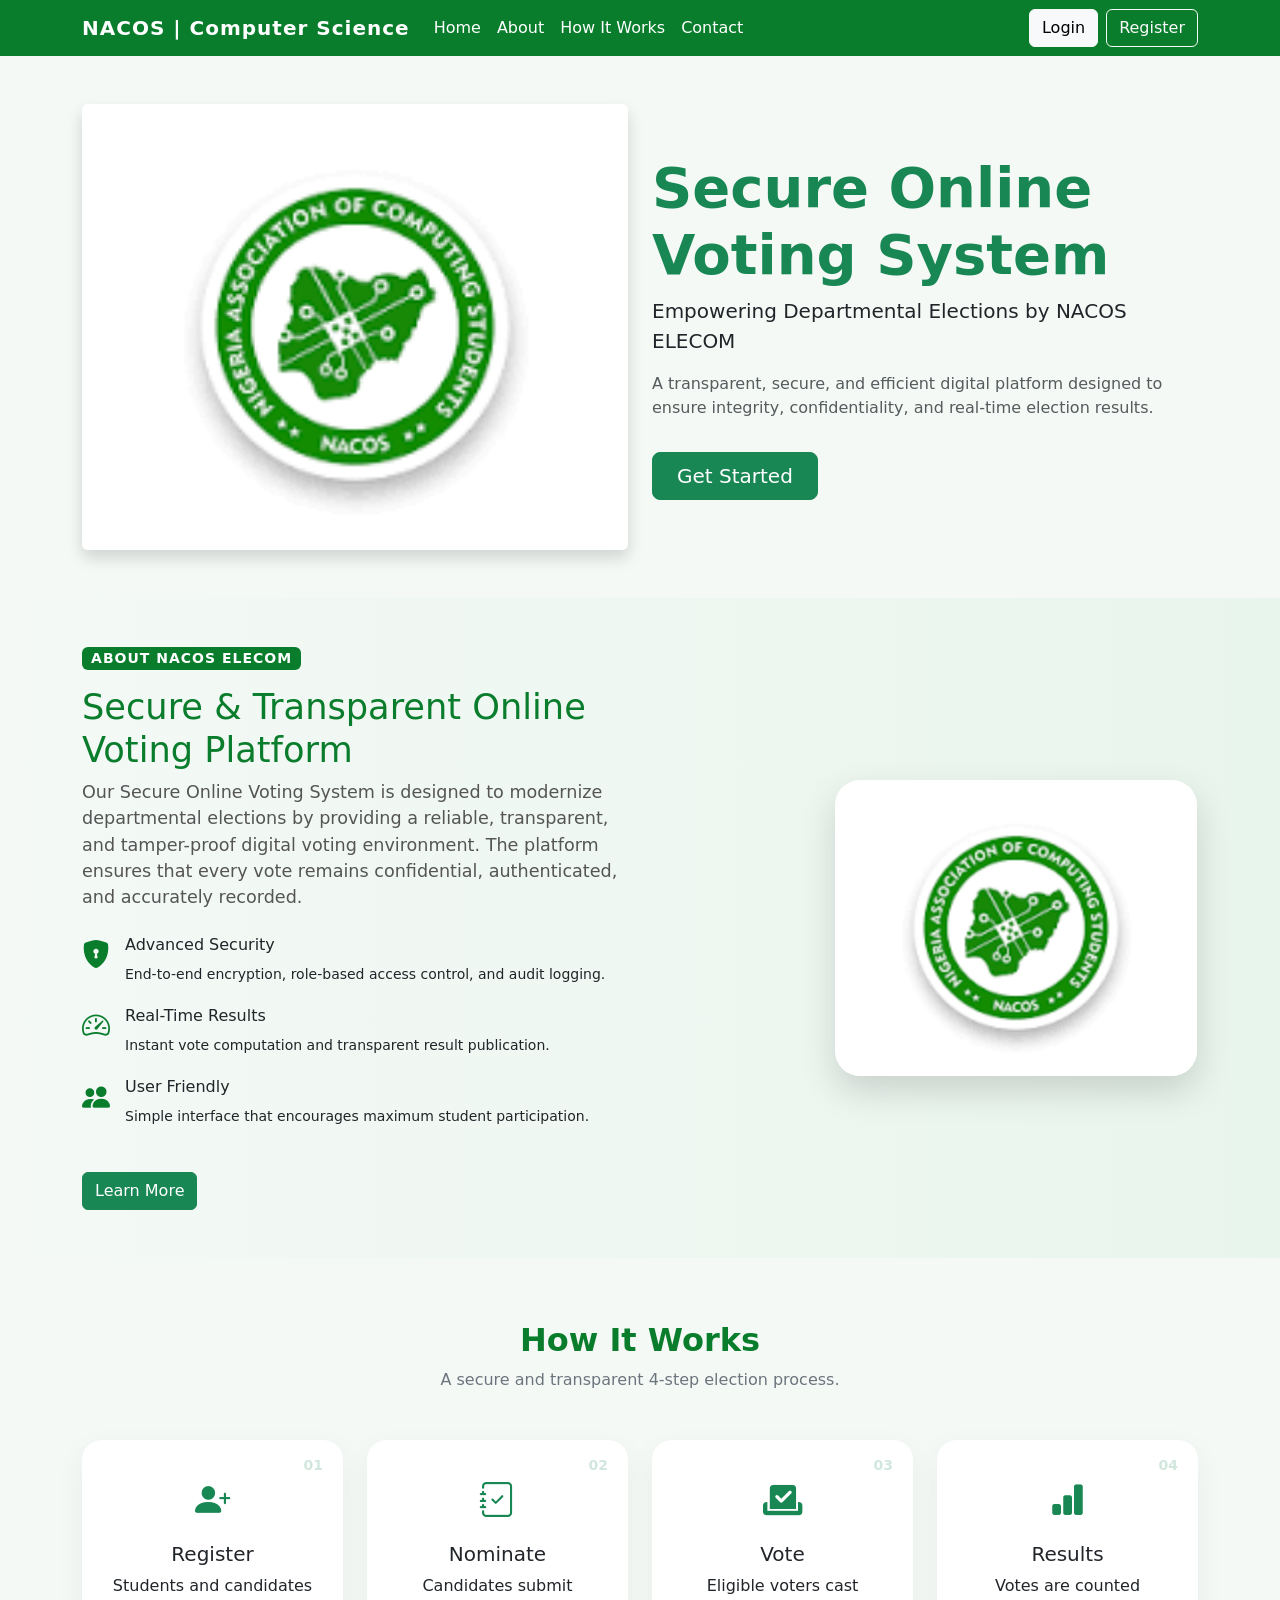
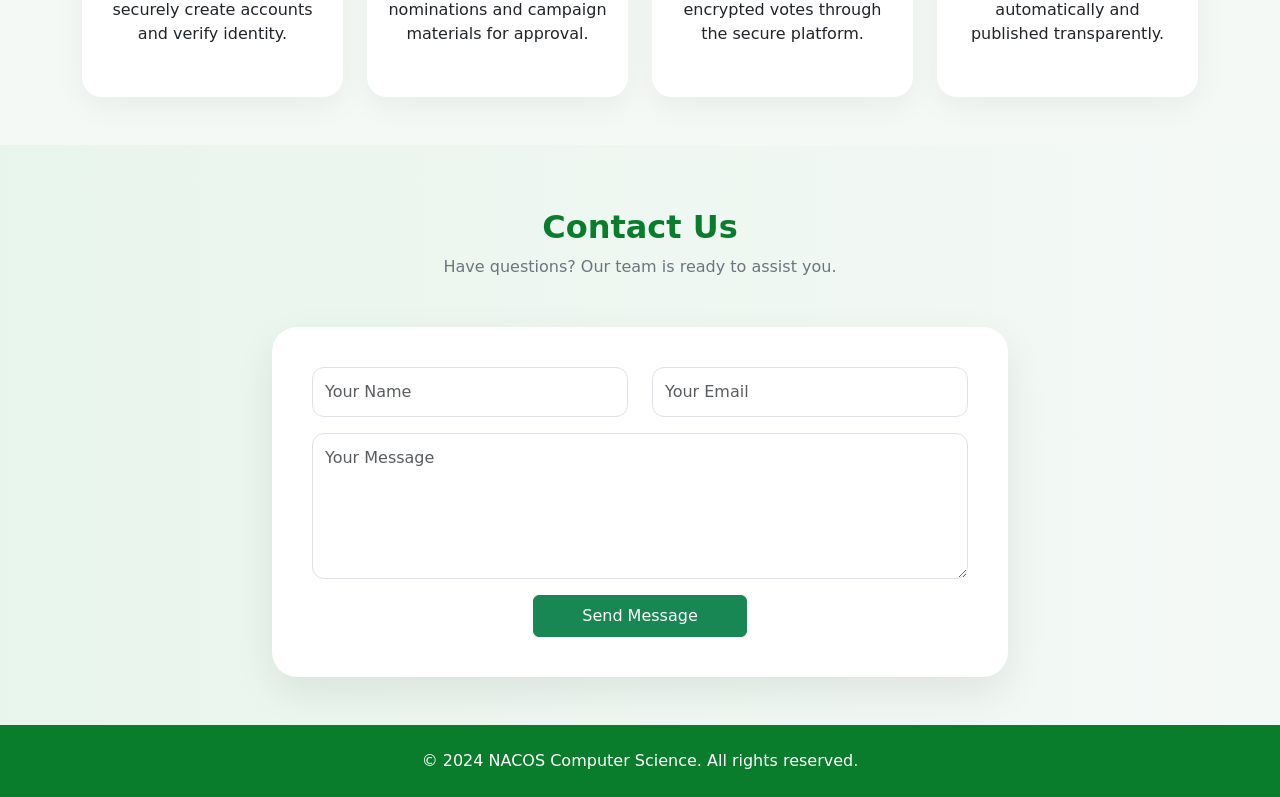
<file: index.html>
<!DOCTYPE html>
<html lang="en">

<head>
    <meta charset="UTF-8">
    <title>Secure Online Voting System</title>
    <meta name="viewport" content="width=device-width, initial-scale=1">

    <!-- Bootstrap 5 CDN -->
    <link href="https://cdn.jsdelivr.net/npm/bootstrap@5.3.2/dist/css/bootstrap.min.css" rel="stylesheet">
    <!-- Custom CSS -->
    <link rel="stylesheet" href="css/styles.css">
    <!-- Bootstrap Icons -->
    <link rel="stylesheet" href="https://cdn.jsdelivr.net/npm/bootstrap-icons@1.11.3/font/bootstrap-icons.css">
    <link rel="stylesheet" href="https://cdnjs.cloudflare.com/ajax/libs/font-awesome/6.5.1/css/all.min.css">
</head>

<body>

    <!-- NAVIGATION BAR -->
    <nav class="navbar navbar-expand-lg navbar-custom navbar-dark sticky-top">
        <div class="container">

            <!-- Logo -->
            <a class="navbar-brand logo-text" href="#">
                NACOS | Computer Science
            </a>

            <!-- Mobile Toggle Button -->
            <button class="navbar-toggler" type="button" data-bs-toggle="collapse" data-bs-target="#navbarNav">
                <span class="navbar-toggler-icon"></span>
            </button>

            <!-- Navbar Links -->
            <div class="collapse navbar-collapse" id="navbarNav">

                <!-- Left Side Links -->
                <ul class="navbar-nav me-auto">
                    <li class="nav-item">
                        <a class="nav-link active" href="#home">Home</a>
                    </li>

                    <li class="nav-item">
                        <a class="nav-link" href="#about">About</a>
                    </li>

                    <li class="nav-item">
                        <a class="nav-link" href="#how">How It Works</a>
                    </li>
                    <li class="nav-item">
                        <a class="nav-link" href="#contact">Contact</a>
                    </li>
                </ul>

                <!-- Right Side Buttons -->
                <div class="d-flex">
                    <a href="login.html" class="btn btn-light me-2">Login</a>
                    <a href="sign_up.html" class="btn btn-outline-light">Register</a>
                </div>

            </div>
        </div>
    </nav>
    <!-- HERO SECTION -->
    <section class="hero-section py-5" style="background-color: #f4f9f6;">
        <div class="container">
            <div class="row align-items-center">

                <!-- LEFT SIDE: IMAGE CAROUSEL -->
                <div class="col-md-6 mb-4 mb-md-0">
                    <div id="heroCarousel" class="carousel slide" data-bs-ride="carousel">
                        <div class="carousel-inner rounded shadow">

                            <!-- Image 1 -->
                            <div class="carousel-item active">
                                <img src="./image/nacos1.png" class="d-block w-100" alt="Secure Voting">
                            </div>

                            <!-- Image 2 -->
                            <div class="carousel-item">
                                <img src="./image/aau.jpg" class="d-block w-100" alt="Online Election">
                            </div>

                        </div>

                        <!-- Carousel Controls -->
                        <button class="carousel-control-prev" type="button" data-bs-target="#heroCarousel"
                            data-bs-slide="prev">
                            <span class="carousel-control-prev-icon"></span>
                        </button>

                        <button class="carousel-control-next" type="button" data-bs-target="#heroCarousel"
                            data-bs-slide="next">
                            <span class="carousel-control-next-icon"></span>
                        </button>
                    </div>
                </div>

                <!-- RIGHT SIDE: TEXT CONTENT -->
                <div class="col-md-6 text-center text-md-start">
                    <h1 class="display-4 fw-bold text-success">
                        Secure Online Voting System
                    </h1>
                    <p class="lead">
                        Empowering Departmental Elections by
                        <strong>NACOS ELECOM</strong>
                    </p>

                    <p class="text-muted">
                        A transparent, secure, and efficient digital platform designed
                        to ensure integrity, confidentiality, and real-time election results.
                    </p>

                    <a href="#" class="btn btn-success btn-lg mt-3 px-4">
                        Get Started
                    </a>
                </div>

            </div>
        </div>

    </section>

    <!-- ABOUT SECTION -->
    <section class="about-section py-5" id="about">
        <div class="container">
            <div class="row align-items-center">

                <!-- LEFT SIDE -->
                <div class="col-lg-6 mb-4 mb-lg-0">

                    <span class="badge about-badge mb-3">
                        ABOUT NACOS ELECOM
                    </span>

                    <h2 class="about-title">
                        Secure & Transparent Online Voting Platform
                    </h2>

                    <p class="about-text">
                        Our Secure Online Voting System is designed to modernize departmental elections
                        by providing a reliable, transparent, and tamper-proof digital voting environment.
                        The platform ensures that every vote remains confidential, authenticated, and accurately
                        recorded.
                    </p>

                    <!-- FEATURES -->
                    <div class="mt-4">

                        <div class="feature-item">
                            <div class="feature-icon">
                                <i class="bi bi-shield-lock-fill"></i>
                            </div>
                            <div>
                                <h6>Advanced Security</h6>
                                <small>End-to-end encryption, role-based access control, and audit logging.</small>
                            </div>
                        </div>

                        <div class="feature-item">
                            <div class="feature-icon">
                                <i class="bi bi-speedometer2"></i>
                            </div>
                            <div>
                                <h6>Real-Time Results</h6>
                                <small>Instant vote computation and transparent result publication.</small>
                            </div>
                        </div>

                        <div class="feature-item">
                            <div class="feature-icon">
                                <i class="bi bi-people-fill"></i>
                            </div>
                            <div>
                                <h6>User Friendly</h6>
                                <small>Simple interface that encourages maximum student participation.</small>
                            </div>
                        </div>

                    </div>

                    <a href="#" class="btn btn-success about-btn mt-4">
                        Learn More
                    </a>

                </div>

                <!-- RIGHT SIDE IMAGE -->
                <div class="col-lg-6 text-center">
                    <div class="image-wrapper">
                        <div class="image-bg"></div>
                        <img src="./image/nacos1.png" class="about-image" alt="About NACOS Voting System">
                    </div>
                </div>

            </div>
        </div>
    </section>
    <!-- HOW IT WORKS SECTION -->
    <section class="how-it-works-section py-5" id="how">
        <div class="container">

            <div class="text-center mb-5" data-aos="fade-up">
                <h2 class="section-title">How It Works</h2>
                <p class="section-subtitle">
                    A secure and transparent 4-step election process.
                </p>
            </div>

            <div class="row g-4">

                <!-- STEP 1 -->
                <div class="col-md-3">
                    <div class="process-card text-center">
                        <div class="step-number">01</div>
                        <div class="process-icon">
                            <i class="bi bi-person-plus-fill"></i>
                        </div>
                        <h5>Register</h5>
                        <p>Students and candidates securely create accounts and verify identity.</p>
                    </div>
                </div>

                <!-- STEP 2 -->
                <div class="col-md-3">
                    <div class="process-card text-center">
                        <div class="step-number">02</div>
                        <div class="process-icon">
                            <i class="bi bi-journal-check"></i>
                        </div>
                        <h5>Nominate</h5>
                        <p>Candidates submit nominations and campaign materials for approval.</p>
                    </div>
                </div>

                <!-- STEP 3 -->
                <div class="col-md-3">
                    <div class="process-card text-center">
                        <div class="step-number">03</div>
                        <div class="process-icon">
                            <i class="fa-solid fa-vote-yea"></i>
                        </div>
                        <h5>Vote</h5>
                        <p>Eligible voters cast encrypted votes through the secure platform.</p>
                    </div>
                </div>

                <!-- STEP 4 -->
                <div class="col-md-3">
                    <div class="process-card text-center">
                        <div class="step-number">04</div>
                        <div class="process-icon">
                            <i class="bi bi-bar-chart-fill"></i>
                        </div>
                        <h5>Results</h5>
                        <p>Votes are counted automatically and published transparently.</p>
                    </div>
                </div>

            </div>
        </div>
    </section>



    <!-- CONTACT SECTION -->
    <section class="contact-section py-5" id="contact">
        <div class="container">

            <div class="text-center mb-5">
                <h2 class="section-title">Contact Us</h2>
                <p class="section-subtitle">
                    Have questions? Our team is ready to assist you.
                </p>
            </div>

            <div class="row justify-content-center">
                <div class="col-lg-8">

                    <div class="contact-card">
                        <form>
                            <div class="row">
                                <div class="col-md-6 mb-3">
                                    <input type="text" class="form-control custom-input" placeholder="Your Name">
                                </div>
                                <div class="col-md-6 mb-3">
                                    <input type="email" class="form-control custom-input" placeholder="Your Email">
                                </div>
                            </div>

                            <div class="mb-3">
                                <textarea class="form-control custom-input" rows="5"
                                    placeholder="Your Message"></textarea>
                            </div>

                            <div class="text-center">
                                <button type="submit" class="btn btn-success px-5 py-2">
                                    Send Message
                                </button>
                            </div>
                        </form>
                    </div>

                </div>
            </div>

        </div>
    </section>
    <!-- FOOTER -->
    <footer class="footer-section py-4">
        <div class="container text-center">
            <p class="mb-0">
                &copy; 2024 NACOS Computer Science. All rights reserved.
            </p>
        </div>
    </footer>
</body>
<!-- Bootstrap JS -->
<script src="https://cdn.jsdelivr.net/npm/bootstrap@5.3.2/dist/js/bootstrap.bundle.min.js"></script>

</html>
</file>
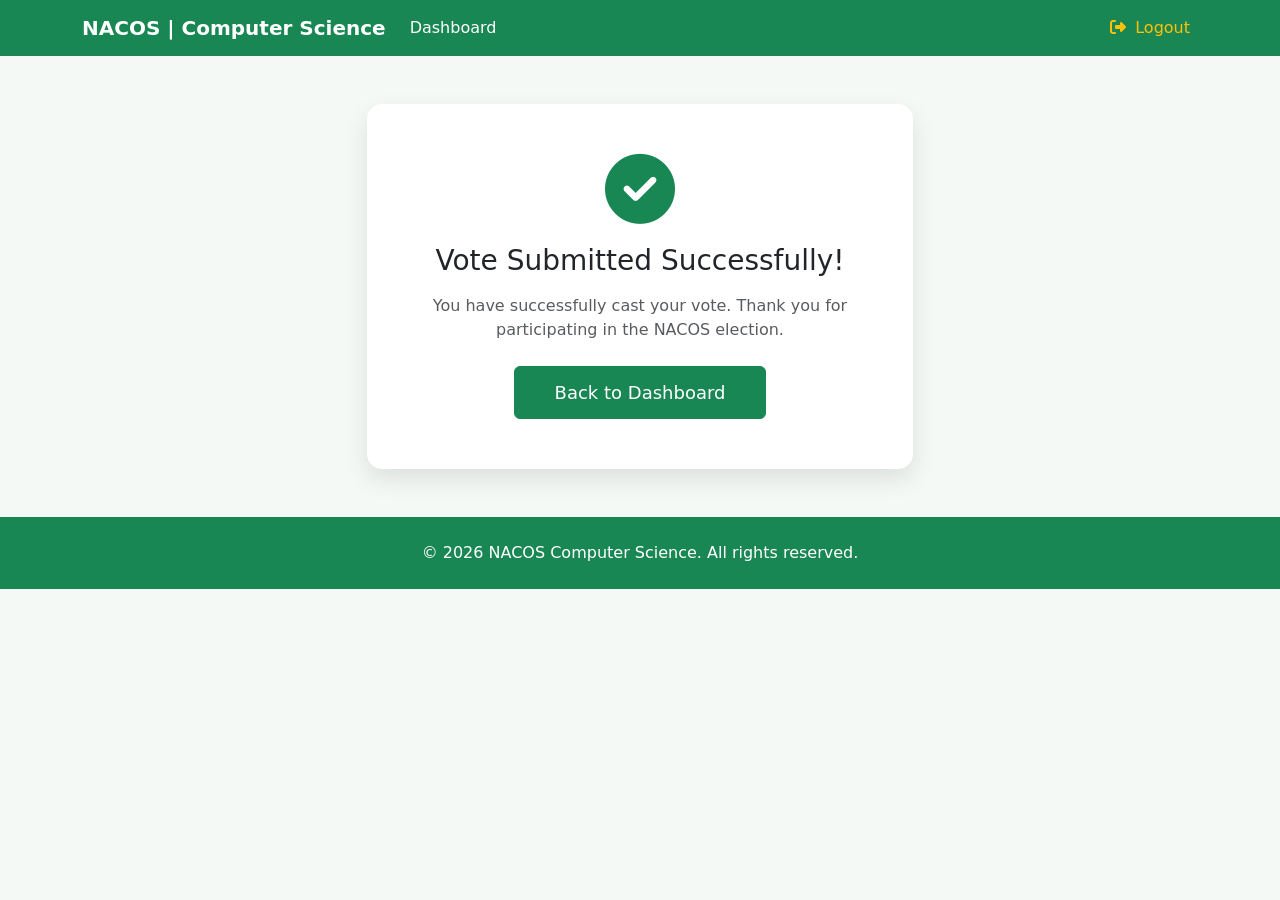
<file: after_vote.html>
<!DOCTYPE html>
<html lang="en">

<head>
    <meta charset="UTF-8">
    <meta name="viewport" content="width=device-width, initial-scale=1.0">
    <title>Vote Successful</title>

    <link href="https://cdn.jsdelivr.net/npm/bootstrap@5.3.2/dist/css/bootstrap.min.css" rel="stylesheet">
    <link rel="stylesheet" href="https://cdnjs.cloudflare.com/ajax/libs/font-awesome/6.5.1/css/all.min.css">

    <style>
        body {
            background-color: #f4f9f6;
        }

        .navbar-custom {
            background-color: #198754;
        }

        .success-box {
            background: white;
            padding: 50px 30px;
            border-radius: 15px;
            text-align: center;
            box-shadow: 0 10px 25px rgba(0, 0, 0, 0.1);
        }

        .success-icon {
            font-size: 70px;
            color: #198754;
            margin-bottom: 20px;
        }

        .back-btn {
            padding: 12px 40px;
            font-size: 18px;
        }
    </style>
</head>

<body>

    <!-- NAVIGATION BAR (Vote Removed) -->
    <nav class="navbar navbar-expand-lg navbar-dark navbar-custom sticky-top">
        <div class="container">
            <a class="navbar-brand fw-bold" href="">NACOS | Computer Science</a>

            <button class="navbar-toggler" type="button" data-bs-toggle="collapse" data-bs-target="#navbarNav">
                <span class="navbar-toggler-icon"></span>
            </button>

            <div class="collapse navbar-collapse" id="navbarNav">
                <ul class="navbar-nav me-auto">
                    <li class="nav-item">
                        <a class="nav-link active" href="dashborad.html">Dashboard</a>
                    </li>
                </ul>

                <ul class="navbar-nav">
                    <li>
                        <a class="nav-link text-warning" href="#">
                            <i class="fa-solid fa-right-from-bracket me-1"></i> Logout
                        </a>
                    </li>
                </ul>
            </div>
        </div>
    </nav>

    <!-- SUCCESS MESSAGE -->
    <div class="container py-5">
        <div class="row justify-content-center">
            <div class="col-md-6">
                <div class="success-box">

                    <i class="fa-solid fa-circle-check success-icon"></i>

                    <h3 class="mb-3">Vote Submitted Successfully!</h3>
                    <p class="text-muted mb-4">
                        You have successfully cast your vote.
                        Thank you for participating in the NACOS election.
                    </p>

                    <a href="dashborad.html" class="btn btn-success back-btn">
                        Back to Dashboard
                    </a>

                </div>
            </div>
        </div>
    </div>

    <footer class="py-4 text-center" style="background:#198754; color:white;">
        <p class="mb-0">
            &copy; 2026 NACOS Computer Science. All rights reserved.
        </p>
    </footer>

    <script src="https://cdn.jsdelivr.net/npm/bootstrap@5.3.2/dist/js/bootstrap.bundle.min.js"></script>

</body>

</html>
</file>
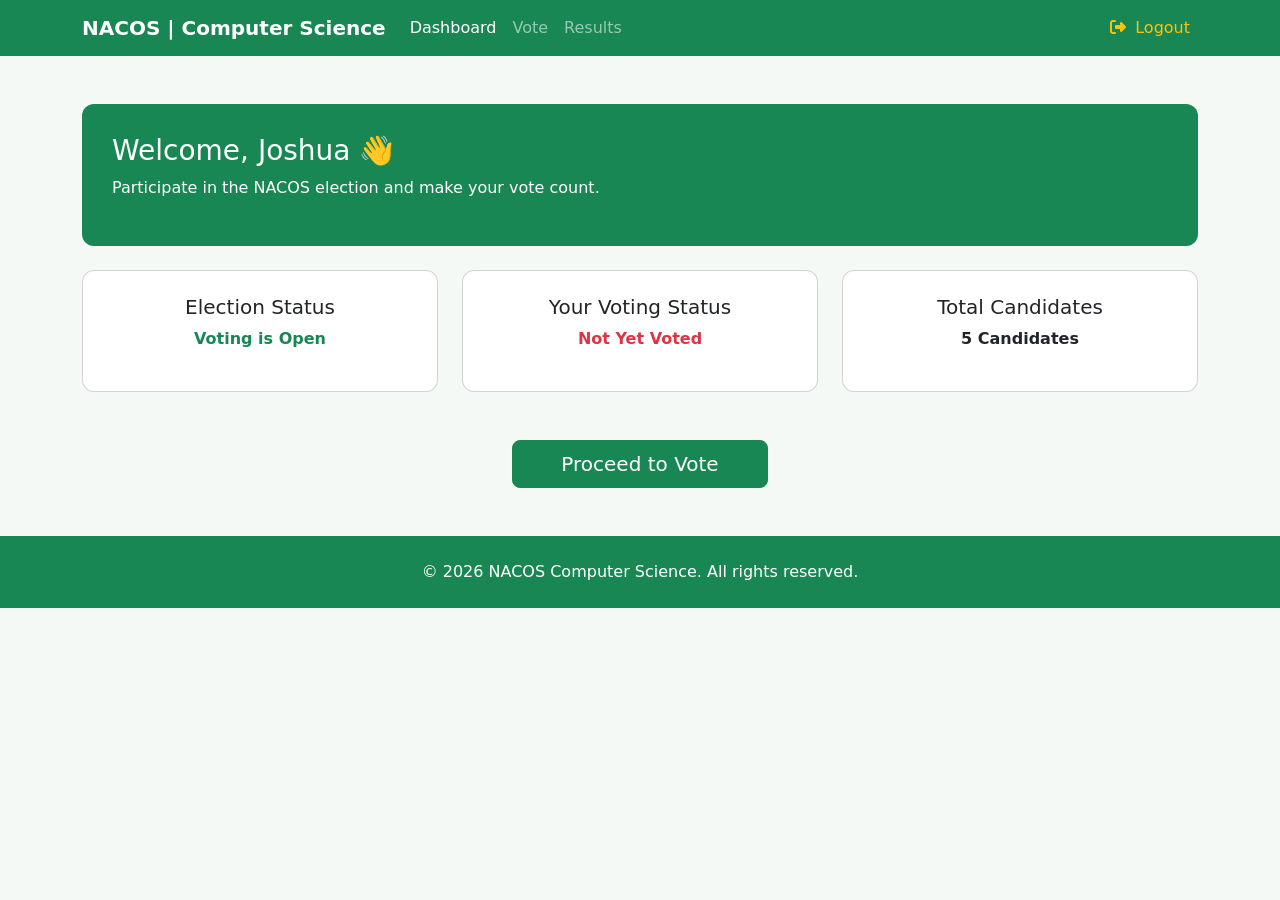
<file: dashborad.html>
<!DOCTYPE html>
<html lang="en">

<head>
    <meta charset="UTF-8">
    <meta name="viewport" content="width=device-width, initial-scale=1.0">
    <meta http-equiv="refresh" content="10"> <!-- Auto refresh every 10 seconds -->
    <title>NACOS Voting Dashboard</title>

    <link href="https://cdn.jsdelivr.net/npm/bootstrap@5.3.2/dist/css/bootstrap.min.css" rel="stylesheet">
    <link rel="stylesheet" href="https://cdn.jsdelivr.net/npm/bootstrap-icons@1.11.3/font/bootstrap-icons.css">
    <link rel="stylesheet" href="https://cdnjs.cloudflare.com/ajax/libs/font-awesome/6.5.1/css/all.min.css">

    <style>
        body {
            background-color: #f4f9f6;
        }

        .navbar-custom {
            background-color: #198754;
        }

        .dashboard-card {
            border-radius: 12px;
            transition: 0.3s;
        }

        .dashboard-card:hover {
            transform: translateY(-5px);
            box-shadow: 0 8px 20px rgba(0, 0, 0, 0.1);
        }

        .welcome-box {
            background-color: #198754;
            color: white;
            border-radius: 12px;
            padding: 30px;
        }

        .results-card {
            border-radius: 12px;
        }

        .losing-board {
            border: 2px solid #dc3545;
            border-radius: 12px;
            background: #fff5f5;
        }
    </style>
</head>

<body>

    <!-- NAVIGATION BAR -->
    <nav class="navbar navbar-expand-lg navbar-dark navbar-custom sticky-top">
        <div class="container">
            <a class="navbar-brand fw-bold" href="#">NACOS | Computer Science</a>

            <button class="navbar-toggler" type="button" data-bs-toggle="collapse" data-bs-target="#navbarNav">
                <span class="navbar-toggler-icon"></span>
            </button>

            <div class="collapse navbar-collapse" id="navbarNav">
                <ul class="navbar-nav me-auto">
                    <li class="nav-item"><a class="nav-link active" href="dashborad.html">Dashboard</a></li>
                    <li class="nav-item"><a class="nav-link" href="vote.html">Vote</a></li>
                    <li class="nav-item"><a class="nav-link" href="result.html">Results</a></li>
                </ul>

                <ul class="navbar-nav">
                    <li>
                        <a class="nav-link text-warning" href="logout.html">
                            <i class="fa-solid fa-right-from-bracket me-1"></i> Logout
                        </a>
                    </li>
                </ul>
            </div>
        </div>
    </nav>

    <!-- MAIN CONTENT -->
    <div class="container py-5">

        <!-- Welcome Section -->
        <div class="welcome-box mb-4">
            <h3>Welcome, Joshua 👋</h3>
            <p>Participate in the NACOS election and make your vote count.</p>
        </div>

        <!-- Dashboard Cards -->
        <div class="row g-4">

            <div class="col-md-4">
                <div class="card dashboard-card p-4 text-center">
                    <h5>Election Status</h5>
                    <p class="text-success fw-bold">Voting is Open</p>
                </div>
            </div>

            <div class="col-md-4">
                <div class="card dashboard-card p-4 text-center">
                    <h5>Your Voting Status</h5>
                    <p class="text-danger fw-bold">Not Yet Voted</p>
                </div>
            </div>

            <div class="col-md-4">
                <div class="card dashboard-card p-4 text-center">
                    <h5>Total Candidates</h5>
                    <p class="fw-bold">5 Candidates</p>
                </div>
            </div>

        </div>

        <!-- Proceed Button -->
        <div class="text-center mt-5">
            <a href="vote.html" class="btn btn-success btn-lg px-5">
                Proceed to Vote
            </a>
        </div>
    </div>
        <!-- LIVE RESULTS BOARD
        <div class="card results-card mt-5 p-4">
            <h5 class="mb-4">Live Election Results</h5>

            <div class="mb-3">
                <strong>John Doe</strong> – 45 Votes
                <div class="progress">
                    <div class="progress-bar bg-success" style="width: 45%"></div>
                </div>
            </div>

            <div class="mb-3">
                <strong>Mary Johnson</strong> – 35 Votes
                <div class="progress">
                    <div class="progress-bar bg-primary" style="width: 35%"></div>
                </div>
            </div>

            <div class="mb-3">
                <strong>David Smith</strong> – 25 Votes
                <div class="progress">
                    <div class="progress-bar bg-info" style="width: 25%"></div>
                </div>
            </div>

            <div class="mb-3">
                <strong>Grace Adams</strong> – 15 Votes
                <div class="progress">
                    <div class="progress-bar bg-warning" style="width: 15%"></div>
                </div>
            </div>

            <div class="mb-3">
                <strong>Peter James</strong> – 5 Votes
                <div class="progress">
                    <div class="progress-bar bg-danger" style="width: 5%"></div>
                </div>
            </div>

        </div>-->

        <!-- LOSING CANDIDATE BOARD
        <div class="losing-board mt-4 p-4">
            <h5 class="text-danger">Currently Losing</h5>
            <p class="fw-bold fs-5">
                Peter James (5 Votes)
            </p>
        </div> -->

        <!-- Election Information
        <div class="card mt-4 p-4">
            <h5>Election Information</h5>
            <p>
                Voting closes on <strong>30th June 2026</strong>.
                Results will be published immediately after voting ends.
            </p>
        </div>

    </div>  -->

    <!-- FOOTER -->
    <footer class="py-4 text-center" style="background:#198754; color:white;">
        <p class="mb-0">
            &copy; 2026 NACOS Computer Science. All rights reserved.
        </p>
    </footer>

    <script src="https://cdn.jsdelivr.net/npm/bootstrap@5.3.2/dist/js/bootstrap.bundle.min.js"></script>
</body>

</html>
</file>
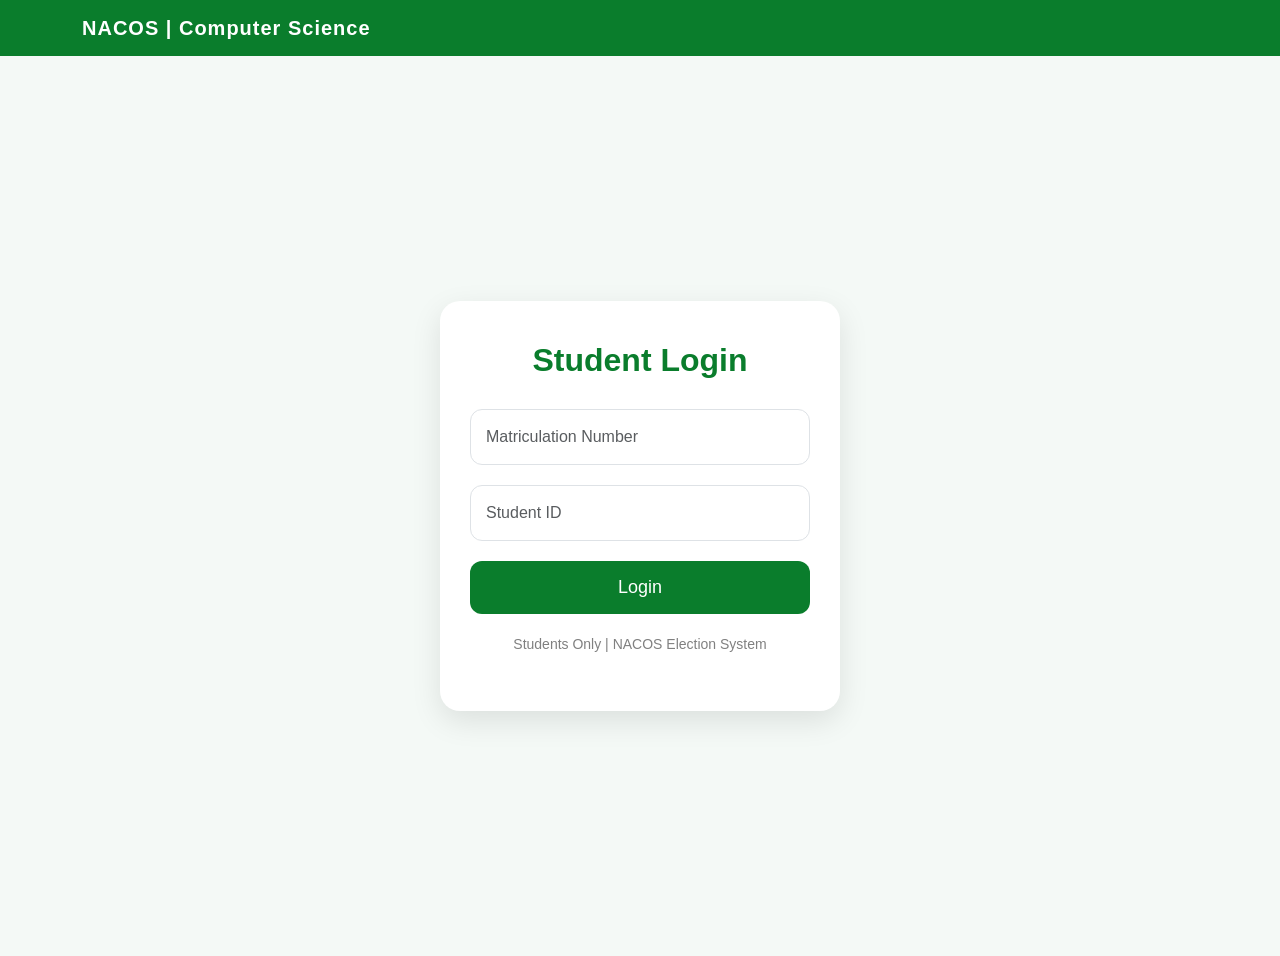
<file: login.html>
<!DOCTYPE html>
<html lang="en">
<head>
<meta charset="UTF-8">
<meta name="viewport" content="width=device-width, initial-scale=1.0">
<title>Student Login - NACOS</title>
<link rel="stylesheet" href="css/styles.css">
<link href="https://cdn.jsdelivr.net/npm/bootstrap@5.3.2/dist/css/bootstrap.min.css" rel="stylesheet">
<link rel="stylesheet" href="https://cdnjs.cloudflare.com/ajax/libs/font-awesome/6.5.1/css/all.min.css">

<style>
:root {
    --primary: #0a7d2c;
    --secondary: #f4f9f6;
}

body {
    background: var(--secondary);
    font-family: Arial, sans-serif;
}

.login-container {
    min-height: 100vh;
    display: flex;
    align-items: center;
    justify-content: center;
}

.login-box {
    background: white;
    border-radius: 20px;
    padding: 40px 30px;
    width: 100%;
    max-width: 400px;
    box-shadow: 0 10px 30px rgba(0,0,0,0.1);
    text-align: center;
    transition: 0.3s;
}

.login-box:hover {
    transform: translateY(-5px);
}

.login-box h2 {
    color: var(--primary);
    margin-bottom: 30px;
    font-weight: bold;
}

.form-control {
    border-radius: 12px;
    padding: 15px;
    margin-bottom: 20px;
}

.btn-login {
    background: var(--primary);
    color: white;
    border-radius: 12px;
    padding: 12px 0;
    font-size: 18px;
    width: 100%;
    transition: 0.3s;
}

.btn-login:hover {
    background: #075a1d;
}

.footer-text {
    margin-top: 20px;
    font-size: 14px;
    color: gray;
}
</style>
</head>

<body>
    <nav class="navbar navbar-expand-lg navbar-custom navbar-dark sticky-top">
        <div class="container">

            <!-- Logo -->
            <a class="navbar-brand logo-text" href="#">
                NACOS | Computer Science
            </a>
        </div>  
    </nav>
<div class="login-container">
    <div class="login-box">
        <h2>Student Login</h2>
        <form action="dashboard.html" method="post">
            <input type="text" class="form-control" placeholder="Matriculation Number" required>
            <input type="password" class="form-control" placeholder="Student ID" required>
            <button type="submit" class="btn btn-login">Login</button>
        </form>
        <p class="footer-text">Students Only | NACOS Election System</p>
    </div>
</div>

</body>
</html>
</file>
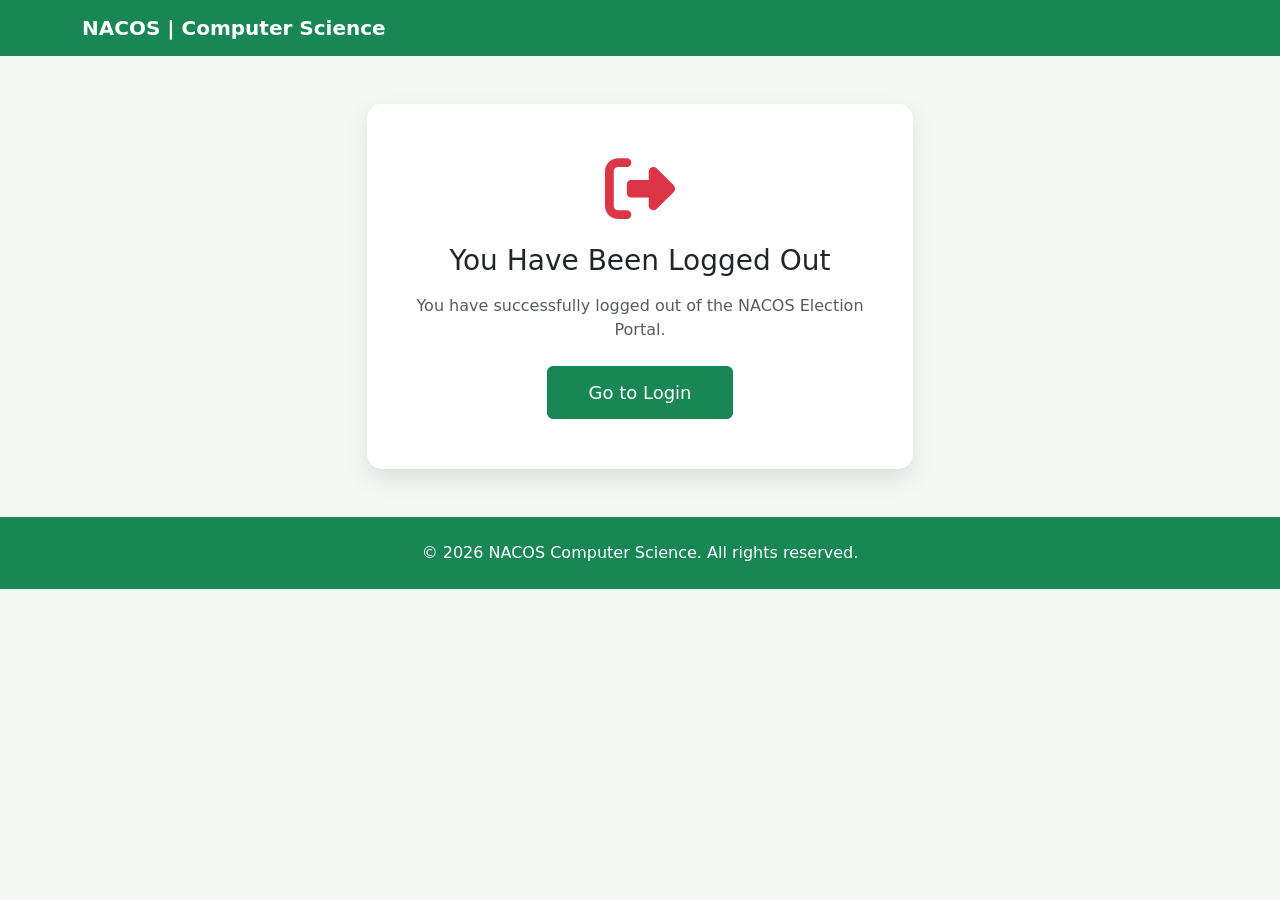
<file: logout.html>
<!DOCTYPE html>
<html lang="en">

<head>
    <meta charset="UTF-8">
    <meta name="viewport" content="width=device-width, initial-scale=1.0">
    <title>Logged Out</title>

    <link href="https://cdn.jsdelivr.net/npm/bootstrap@5.3.2/dist/css/bootstrap.min.css" rel="stylesheet">
    <link rel="stylesheet" href="https://cdnjs.cloudflare.com/ajax/libs/font-awesome/6.5.1/css/all.min.css">

    <style>
        body {
            background-color: #f4f9f6;
        }

        .navbar-custom {
            background-color: #198754;
        }

        .logout-box {
            background: white;
            padding: 50px 30px;
            border-radius: 15px;
            text-align: center;
            box-shadow: 0 10px 25px rgba(0, 0, 0, 0.1);
        }

        .logout-icon {
            font-size: 70px;
            color: #dc3545;
            margin-bottom: 20px;
        }

        .login-btn {
            padding: 12px 40px;
            font-size: 18px;
        }
    </style>
</head>

<body>

    <!-- NAVBAR (Vote Removed) -->
    <nav class="navbar navbar-expand-lg navbar-dark navbar-custom sticky-top">
        <div class="container">
            <a class="navbar-brand fw-bold" href="#">NACOS | Computer Science</a>

            <button class="navbar-toggler" type="button" data-bs-toggle="collapse" data-bs-target="#navbarNav">
                <span class="navbar-toggler-icon"></span>
            </button>

            <div class="collapse navbar-collapse" id="navbarNav">
                <ul class="navbar-nav me-auto">
                    <!-- No Vote link -->
                </ul>
            </div>
        </div>
    </nav>

    <!-- LOGOUT MESSAGE -->
    <div class="container py-5">
        <div class="row justify-content-center">
            <div class="col-md-6">
                <div class="logout-box">

                    <i class="fa-solid fa-right-from-bracket logout-icon"></i>

                    <h3 class="mb-3">You Have Been Logged Out</h3>
                    <p class="text-muted mb-4">
                        You have successfully logged out of the NACOS Election Portal.
                    </p>

                    <a href="login.html" class="btn btn-success login-btn">
                        Go to Login
                    </a>

                </div>
            </div>
        </div>
    </div>

    <footer class="py-4 text-center" style="background:#198754; color:white;">
        <p class="mb-0">
            &copy; 2026 NACOS Computer Science. All rights reserved.
        </p>
    </footer>

    <script src="https://cdn.jsdelivr.net/npm/bootstrap@5.3.2/dist/js/bootstrap.bundle.min.js"></script>

</body>

</html>
</file>
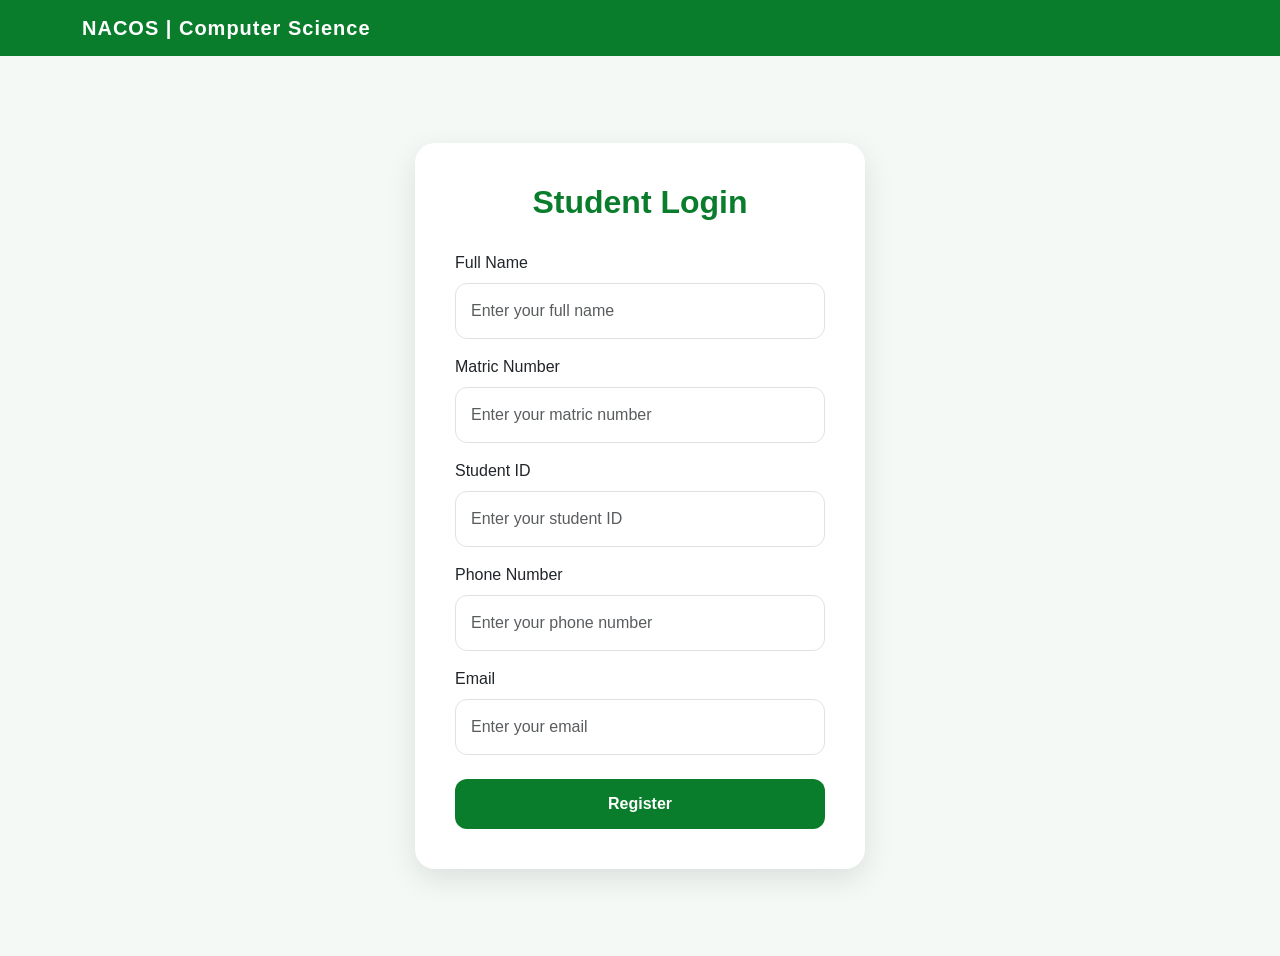
<file: sign_up.html>
<!DOCTYPE html>
<html lang="en">

<head>
    <meta charset="UTF-8">
    <meta name="viewport" content="width=device-width, initial-scale=1.0">
    <title>NACOS Student Login</title>
    <link rel="stylesheet" href="css/styles.css">
    <link href="https://cdn.jsdelivr.net/npm/bootstrap@5.3.2/dist/css/bootstrap.min.css" rel="stylesheet">
    <link rel="stylesheet" href="https://cdnjs.cloudflare.com/ajax/libs/font-awesome/6.5.1/css/all.min.css">

    <style>
        :root {
            --primary: #0a7d2c;
            --secondary: #f4f9f6;
        }

        body {
            background: var(--secondary);
            font-family: Arial, sans-serif;
        }

        /* Center the login card */
        .login-container {
            min-height: 100vh;
            display: flex;
            justify-content: center;
            align-items: center;
        }

        /* Login Card */
        .login-card {
            background: white;
            padding: 40px;
            border-radius: 20px;
            box-shadow: 0 10px 30px rgba(0, 0, 0, 0.1);
            width: 100%;
            max-width: 450px;
            transition: 0.3s;
        }

        .login-card:hover {
            transform: translateY(-5px);
        }

        /* Header */
        .login-card h2 {
            color: var(--primary);
            font-weight: bold;
            text-align: center;
            margin-bottom: 30px;
        }

        /* Inputs */
        .form-control {
            border-radius: 12px;
            padding: 15px;
            font-size: 16px;
        }

        /* Submit Button */
        .btn-login {
            background: var(--primary);
            color: white;
            font-weight: bold;
            border-radius: 12px;
            padding: 12px;
            width: 100%;
            transition: 0.3s;
        }

        .btn-login:hover {
            background: #06611a;
        }
    </style>
</head>

<body>
    <nav class="navbar navbar-expand-lg navbar-custom navbar-dark sticky-top">
        <div class="container">

            <!-- Logo -->
            <a class="navbar-brand logo-text" href="#">
                NACOS | Computer Science
            </a>
        </div>  
    </nav>
    <div class="login-container">
        <div class="login-card">

            <h2>Student Login</h2>

            <form action="#">

                <!-- Full Name -->
                <div class="mb-3">
                    <label class="form-label">Full Name</label>
                    <input type="text" class="form-control" placeholder="Enter your full name" required>
                </div>

                <!-- Matric Number -->
                <div class="mb-3">
                    <label class="form-label">Matric Number</label>
                    <input type="text" class="form-control" placeholder="Enter your matric number" required>
                </div>

                <!-- Student ID -->
                <div class="mb-3">
                    <label class="form-label">Student ID</label>
                    <input type="text" class="form-control" placeholder="Enter your student ID" required>
                </div>

                <!-- Phone Number -->
                <div class="mb-3">
                    <label class="form-label">Phone Number</label>
                    <input type="tel" class="form-control" placeholder="Enter your phone number" required>
                </div>

                <!-- Email -->
                <div class="mb-3">
                    <label class="form-label">Email</label>
                    <input type="email" class="form-control" placeholder="Enter your email" required>
                </div>

                <!-- Submit -->
                <div class="mt-4">
                    <button type="submit" class="btn btn-login">Register</button>
                </div>

            </form>

        </div>
    </div>

</body>

</html>
</file>
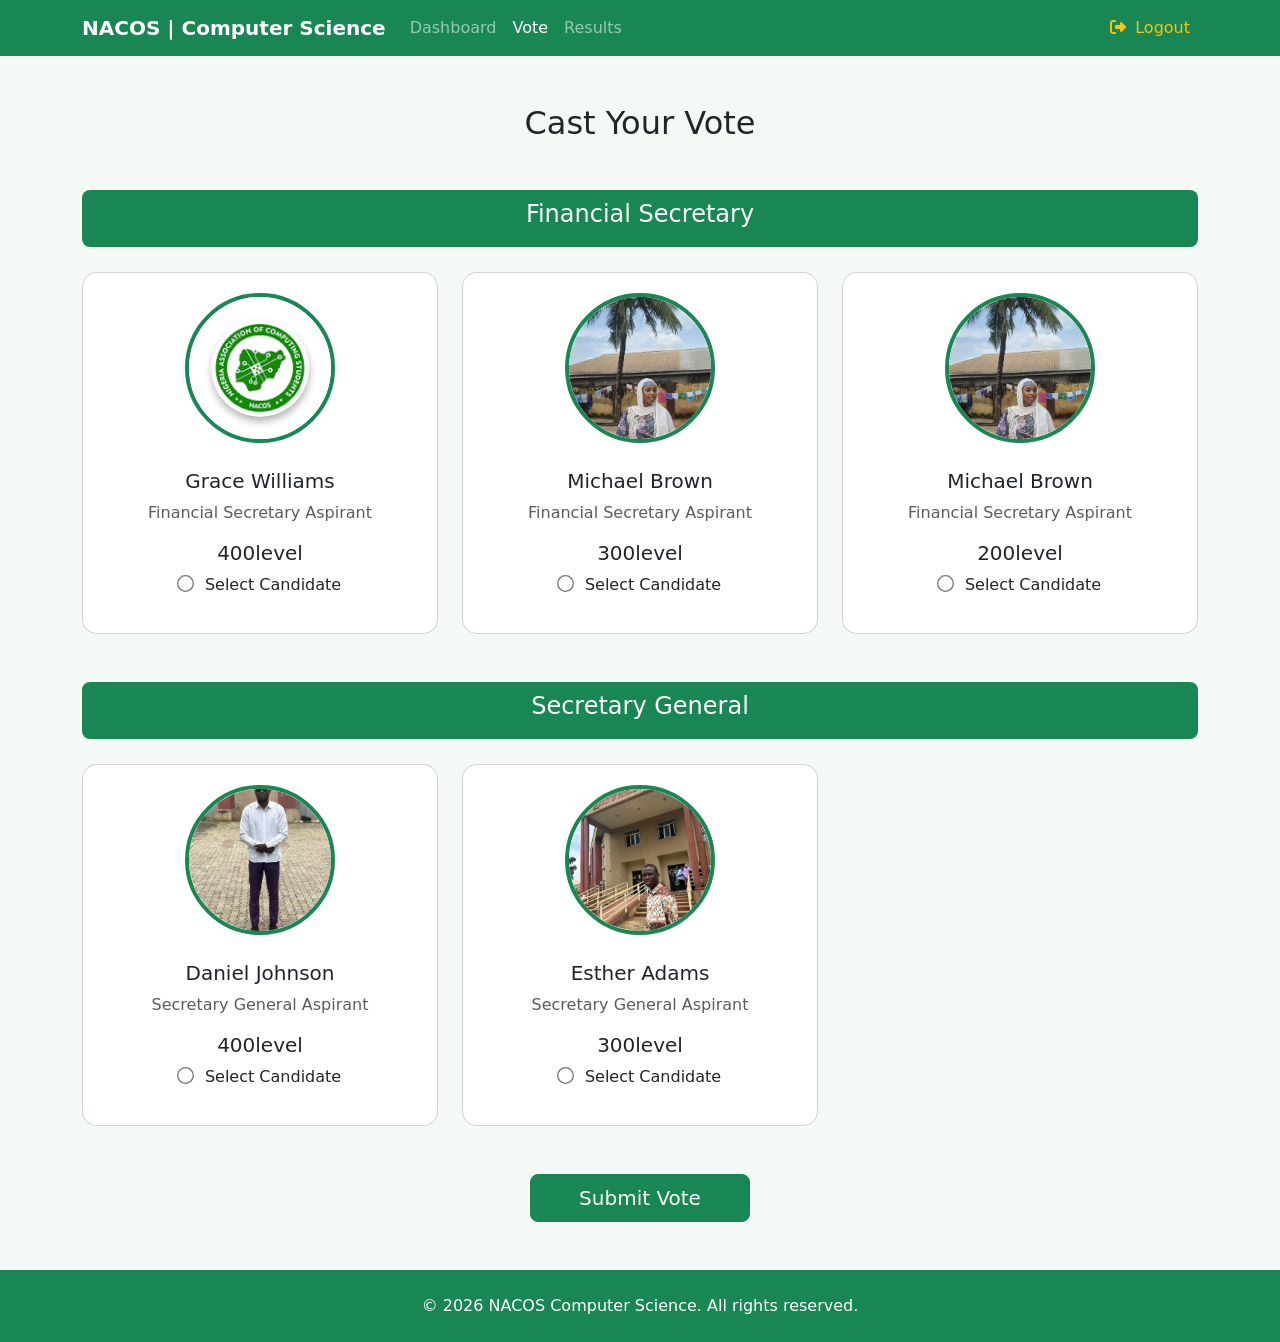
<file: vote.html>
<!DOCTYPE html>
<html lang="en">

<head>
    <meta charset="UTF-8">
    <meta name="viewport" content="width=device-width, initial-scale=1.0">
    <title>NACOS Election Vote</title>

    <link href="https://cdn.jsdelivr.net/npm/bootstrap@5.3.2/dist/css/bootstrap.min.css" rel="stylesheet">
    <link rel="stylesheet" href="https://cdnjs.cloudflare.com/ajax/libs/font-awesome/6.5.1/css/all.min.css">

    <style>
        body {
            background-color: #f4f9f6;
        }

        .navbar-custom {
            background-color: #198754;
        }

        /* Candidate Card */
        .vote-card {
            border-radius: 15px;
            transition: 0.3s;
            cursor: pointer;
            padding: 20px 10px;
        }

        .vote-card:hover {
            transform: translateY(-5px);
            box-shadow: 0 10px 25px rgba(0, 0, 0, 0.1);
        }

        /* Circular Image */
        .candidate-img {
            width: 150px;
            height: 150px;
            object-fit: cover;
            border-radius: 50%;
            margin: 0 auto 10px auto;
            display: block;
            border: 4px solid #198754;
            transition: transform 0.3s;
        }

        /* Zoom on hover */
        .vote-card:hover .candidate-img {
            transform: scale(1.05);
        }

        /* Section Title */
        .section-title {
            background-color: #198754;
            color: white;
            padding: 10px 20px;
            border-radius: 8px;
            margin-bottom: 25px;
            text-align: center;
        }

        .vote-btn {
            padding: 12px 40px;
            font-size: 18px;
        }

        /* Radio button styling */
        input[type="radio"] {
            transform: scale(1.3);
            margin-right: 8px;
        }
    </style>
</head>

<body>

    <!-- NAVIGATION BAR -->
    <nav class="navbar navbar-expand-lg navbar-dark navbar-custom sticky-top">
        <div class="container">
            <a class="navbar-brand fw-bold" href="dashboard.html">NACOS | Computer Science</a>

            <button class="navbar-toggler" type="button" data-bs-toggle="collapse" data-bs-target="#navbarNav">
                <span class="navbar-toggler-icon"></span>
            </button>

            <div class="collapse navbar-collapse" id="navbarNav">
                <ul class="navbar-nav me-auto">
                    <li class="nav-item">
                        <a class="nav-link" href="dashborad.html">Dashboard</a>
                    </li>
                    <li class="nav-item">
                        <a class="nav-link active" href="vote.html">Vote</a>
                    </li>
                
                <li class="nav-item">
                        <a class="nav-link" href="result.html">Results</a>
                    </li>
                </ul>

                <ul class="navbar-nav">
                    <li>
                        <a class="nav-link text-warning" href="logout.html">
                            <i class="fa-solid fa-right-from-bracket me-1"></i> Logout
                        </a>
                    </li>
                </ul>
            </div>
        </div>
    </nav>

    <div class="container py-5">

        <h2 class="text-center mb-5">Cast Your Vote</h2>

        <form>

            <!-- ================= FINANCIAL SECRETARY ================= -->
            <div class="section-title">
                <h4>Financial Secretary</h4>
            </div>

            <div class="row g-4 mb-5">

                <div class="col-md-4">
                    <div class="card vote-card text-center">
                        <img src="./image/nacos1.png" class="candidate-img" alt="Grace Williams">
                        <div class="card-body">
                            <h5>Grace Williams</h5>
                            <p class="text-muted">Financial Secretary Aspirant</p>
                            <h5>400level</h5>
                            <label>
                                <input type="radio" name="financial_secretary" required> Select Candidate
                            </label>
                        </div>
                    </div>
                </div>

                <div class="col-md-4">
                    <div class="card vote-card text-center">
                        <img src="./image/WhatsApp Image 2025-10-20 at 11.19.58_ca50f1a1.jpg" class="candidate-img" alt="Michael Brown">
                        <div class="card-body">
                            <h5>Michael Brown</h5>
                            <p class="text-muted">Financial Secretary Aspirant</p>
                            <h5>300level</h5>
                            <label>
                                <input type="radio" name="financial_secretary"> Select Candidate
                            </label>
                        </div>
                    </div>
                </div>

                 <div class="col-md-4">
                    <div class="card vote-card text-center">
                        <img src="./image/WhatsApp Image 2025-10-20 at 11.19.58_ca50f1a1.jpg" class="candidate-img" alt="Michael Brown">
                        <div class="card-body">
                            <h5>Michael Brown</h5>
                            <p class="text-muted">Financial Secretary Aspirant</p>
                            <h5>200level</h5>
                            <label>
                                <input type="radio" name="financial_secretary"> Select Candidate
                            </label>
                        </div>
                    </div>
                </div>

            </div>

            <!-- ================= SECRETARY GENERAL ================= -->
            <div class="section-title">
                <h4>Secretary General</h4>
            </div>

            <div class="row g-4 mb-5">

                <div class="col-md-4">
                    <div class="card vote-card text-center">
                        <img src="./image/WhatsApp Image 2025-10-16 at 09.32.43_aa03dbe5.jpg" class="candidate-img" alt="Daniel Johnson">
                        <div class="card-body">
                            <h5>Daniel Johnson</h5>
                            <p class="text-muted">Secretary General Aspirant</p>
                            <h5>400level</h5>
                            <label>
                                <input type="radio" name="secretary_general" required> Select Candidate
                            </label>
                        </div>
                    </div>
                </div>

                <div class="col-md-4">
                    <div class="card vote-card text-center">
                        <img src="./image/WhatsApp Image 2025-10-03 at 12.39.03_5c5543a1.jpg" class="candidate-img" alt="Esther Adams">
                        <div class="card-body">
                            <h5>Esther Adams</h5>
                            <p class="text-muted">Secretary General Aspirant</p>
                            <h5>300level</h5>
                            <label>
                                <input type="radio" name="secretary_general"> Select Candidate
                            </label>
                        </div>
                    </div>
                </div>

            </div>

            <!-- SUBMIT BUTTON -->
            <div class="text-center">
                <a href="after_vote.html" class="btn btn-success btn-lg px-5">Submit Vote</a>
            </div>

        </form>

    </div>

    <footer class="py-4 text-center" style="background:#198754; color:white;">
        <p class="mb-0">
            &copy; 2026 NACOS Computer Science. All rights reserved.
        </p>
    </footer>

    <script src="https://cdn.jsdelivr.net/npm/bootstrap@5.3.2/dist/js/bootstrap.bundle.min.js"></script>

</body>

</html>
</file>
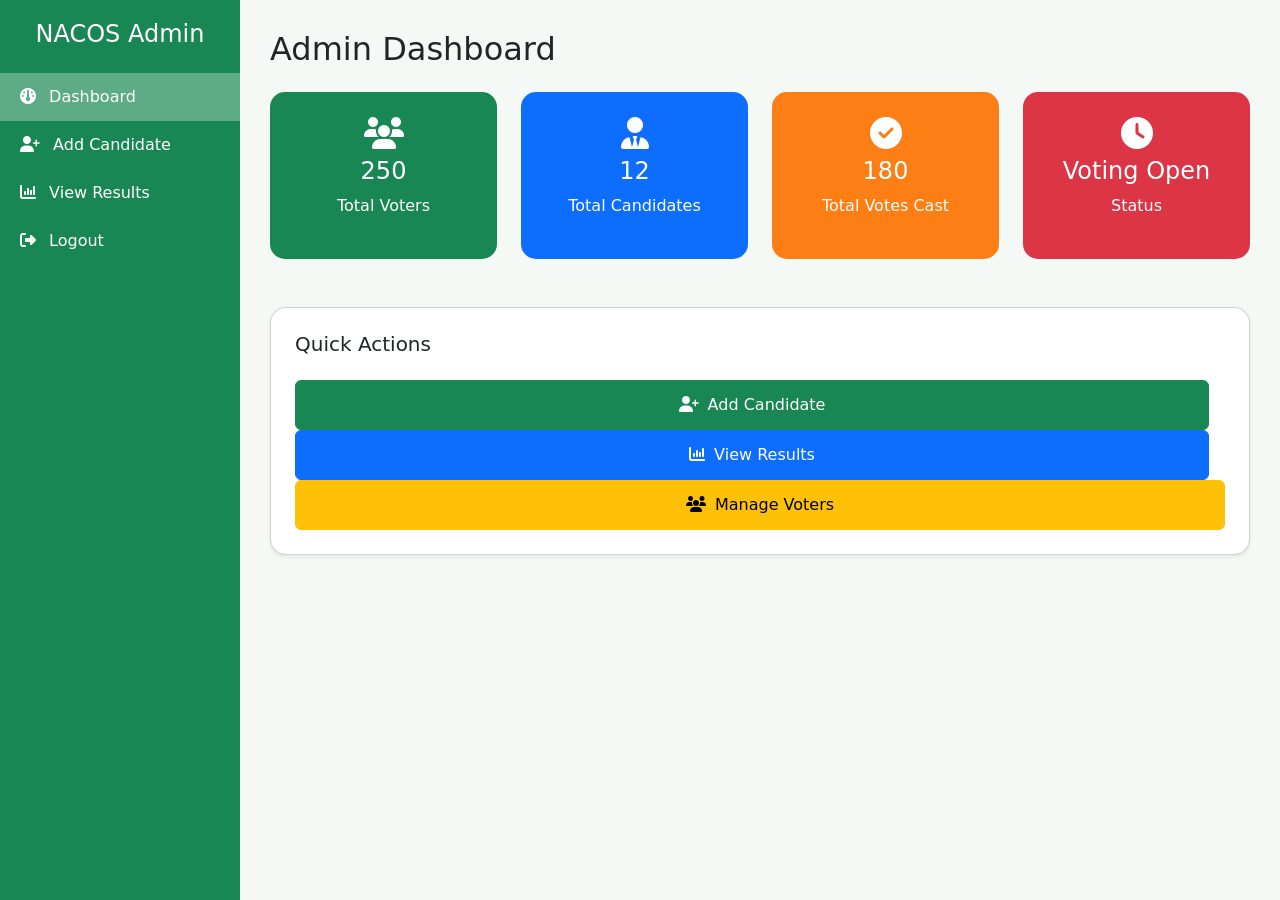
<file: admin/dashborad.html>
<!DOCTYPE html>
<html lang="en">

<head>
    <meta charset="UTF-8">
    <meta name="viewport" content="width=device-width, initial-scale=1.0">
    <title>Admin Dashboard</title>

    <link href="https://cdn.jsdelivr.net/npm/bootstrap@5.3.2/dist/css/bootstrap.min.css" rel="stylesheet">
    <link rel="stylesheet" href="https://cdnjs.cloudflare.com/ajax/libs/font-awesome/6.5.1/css/all.min.css">

    <style>
        body {
            background-color: #f4f9f6;
            overflow-x: hidden;
        }

        /* Sidebar */
        .sidebar {
            height: 100vh;
            background-color: #198754;
            padding-top: 20px;
            position: fixed;
            width: 240px;
        }

        .sidebar a {
            color: white;
            padding: 12px 20px;
            display: block;
            text-decoration: none;
            transition: 0.3s;
        }

        .sidebar a:hover {
            background-color: rgba(255, 255, 255, 0.2);
        }

        .sidebar .active {
            background-color: rgba(255, 255, 255, 0.3);
        }

        /* Main Content */
        .main-content {
            margin-left: 240px;
            padding: 30px;
        }

        /* Cards */
        .dashboard-card {
            border-radius: 15px;
            padding: 25px;
            color: white;
            transition: 0.3s;
        }

        .dashboard-card:hover {
            transform: translateY(-5px);
        }

        .card-green {
            background-color: #198754;
        }

        .card-blue {
            background-color: #0d6efd;
        }

        .card-orange {
            background-color: #fd7e14;
        }

        .card-red {
            background-color: #dc3545;
        }

        .quick-btn {
            padding: 12px 30px;
            font-size: 16px;
        }
    </style>
</head>

<body>

    <!-- SIDEBAR -->
    <div class="sidebar">
        <h4 class="text-white text-center mb-4">NACOS Admin</h4>

        <a href="#" class="active">
            <i class="fa-solid fa-gauge me-2"></i> Dashboard
        </a>

        <a href="form.html">
            <i class="fa-solid fa-user-plus me-2"></i> Add Candidate
        </a>

        <a href="result.html">
            <i class="fa-solid fa-chart-column me-2"></i> View Results
        </a>
<!-- 
        <a href="#">
            <i class="fa-solid fa-users me-2"></i> Manage Voters
        </a> -->

        <a href="../logout.html">
            <i class="fa-solid fa-right-from-bracket me-2"></i> Logout
        </a>
    </div>

    <!-- MAIN CONTENT -->
    <div class="main-content">

        <h2 class="mb-4">Admin Dashboard</h2>

        <!-- STATISTICS CARDS -->
        <div class="row g-4 mb-5">

            <div class="col-md-3">
                <div class="dashboard-card card-green text-center">
                    <i class="fa-solid fa-users fa-2x mb-2"></i>
                    <h4>250</h4>
                    <p>Total Voters</p>
                </div>
            </div>

            <div class="col-md-3">
                <div class="dashboard-card card-blue text-center">
                    <i class="fa-solid fa-user-tie fa-2x mb-2"></i>
                    <h4>12</h4>
                    <p>Total Candidates</p>
                </div>
            </div>

            <div class="col-md-3">
                <div class="dashboard-card card-orange text-center">
                    <i class="fa-solid fa-check-circle fa-2x mb-2"></i>
                    <h4>180</h4>
                    <p>Total Votes Cast</p>
                </div>
            </div>

            <div class="col-md-3">
                <div class="dashboard-card card-red text-center">
                    <i class="fa-solid fa-clock fa-2x mb-2"></i>
                    <h4>Voting Open</h4>
                    <p>Status</p>
                </div>
            </div>

        </div>

        <!-- QUICK ACTIONS -->
        <div class="card p-4 shadow-sm rounded-4">
            <h5 class="mb-4">Quick Actions</h5>

            <a href="form.html" class="btn btn-success quick-btn me-3">
                <i class="fa-solid fa-user-plus me-1"></i> Add Candidate
            </a>

            <a href="result.html" class="btn btn-primary quick-btn me-3">
                <i class="fa-solid fa-chart-column me-1"></i> View Results
            </a>

            <a href="#" class="btn btn-warning quick-btn">
                <i class="fa-solid fa-users me-1"></i> Manage Voters
            </a>

        </div>

    </div>

    <script src="https://cdn.jsdelivr.net/npm/bootstrap@5.3.2/dist/js/bootstrap.bundle.min.js"></script>
</body>

</html>
</file>
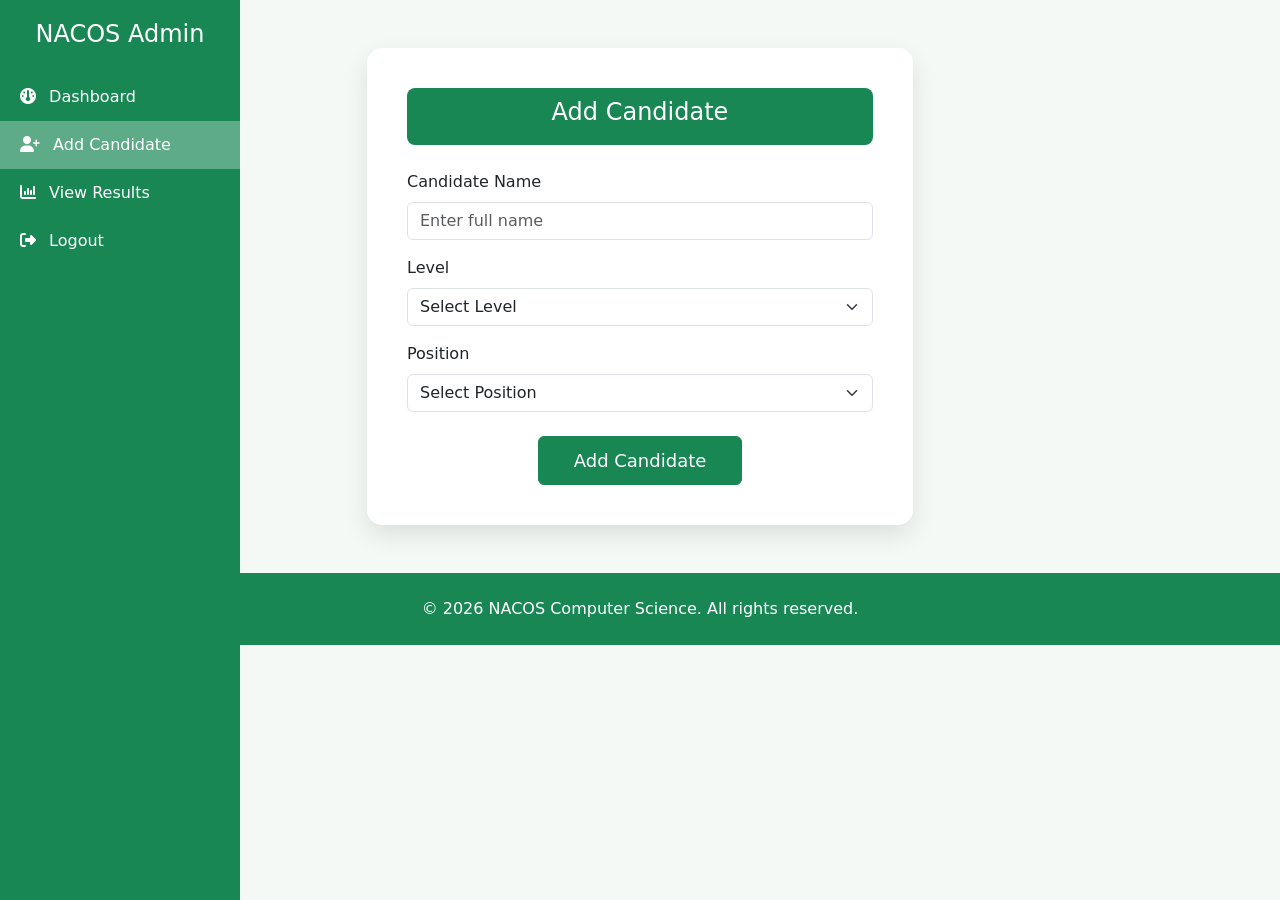
<file: admin/form.html>
<!DOCTYPE html>
<html lang="en">

<head>
    <meta charset="UTF-8">
    <meta name="viewport" content="width=device-width, initial-scale=1.0">
    <title>Admin - Add Candidate</title>

    <link href="https://cdn.jsdelivr.net/npm/bootstrap@5.3.2/dist/css/bootstrap.min.css" rel="stylesheet">
    <link rel="stylesheet" href="https://cdnjs.cloudflare.com/ajax/libs/font-awesome/6.5.1/css/all.min.css">

    <style>
        body {
            background-color: #f4f9f6;
        }

             /* Sidebar */
        .sidebar {
            height: 100vh;
            background-color: #198754;
            padding-top: 20px;
            position: fixed;
            width: 240px;
        }

        .sidebar a {
            color: white;
            padding: 12px 20px;
            display: block;
            text-decoration: none;
            transition: 0.3s;
        }

        .sidebar a:hover {
            background-color: rgba(255, 255, 255, 0.2);
        }

        .sidebar .active {
            background-color: rgba(255, 255, 255, 0.3);
        }
        .admin-box {
            background: white;
            padding: 40px;
            border-radius: 15px;
            box-shadow: 0 10px 25px rgba(0, 0, 0, 0.1);
        }

        .admin-title {
            background-color: #198754;
            color: white;
            padding: 10px;
            border-radius: 8px;
            margin-bottom: 25px;
            text-align: center;
        }

        .submit-btn {
            padding: 10px 35px;
            font-size: 18px;
        }
    </style>
</head>

<body>

    <!-- NAVBAR -->
   <div class="sidebar">
        <h4 class="text-white text-center mb-4">NACOS Admin</h4>

        <a href="dashborad.html" class="">
            <i class="fa-solid fa-gauge me-2"></i> Dashboard
        </a>

        <a href="form.html" class="active">
            <i class="fa-solid fa-user-plus me-2"></i> Add Candidate
        </a>

        <a href="result.html">
            <i class="fa-solid fa-chart-column me-2"></i> View Results
        </a>

        <!-- <a href="#">
            <i class="fa-solid fa-users me-2"></i> Manage Voters
        </a> -->

        <a href="../logout.html">
            <i class="fa-solid fa-right-from-bracket me-2"></i> Logout
        </a>
    </div>

    <div class="container py-5">
        <div class="row justify-content-center">
            <div class="col-md-6">

                <div class="admin-box">

                    <div class="admin-title">
                        <h4>Add Candidate</h4>
                    </div>

                    <form action="admin-success.html">

                        <!-- Name -->
                        <div class="mb-3">
                            <label class="form-label">Candidate Name</label>
                            <input type="text" class="form-control" placeholder="Enter full name" required>
                        </div>

                        <!-- Level -->
                        <div class="mb-3">
                            <label class="form-label">Level</label>
                            <select class="form-select" required>
                                <option value="">Select Level</option>
                                <option>100 Level</option>
                                <option>200 Level</option>
                                <option>300 Level</option>
                                <option>400 Level</option>
                            </select>
                        </div>

                        <!-- Position -->
                        <div class="mb-4">
                            <label class="form-label">Position</label>
                            <select class="form-select" required>
                                <option value="">Select Position</option>
                                <option>Financial Secretary</option>
                                <option>Secretary General</option>
                                <option>President</option>
                                <option>Vice President</option>
                                <option>Treasurer</option>
                            </select>
                        </div>

                        <div class="text-center">
                            <button type="submit" class="btn btn-success submit-btn">
                                Add Candidate
                            </button>
                        </div>

                    </form>

                </div>

            </div>
        </div>
    </div>

    <footer class="py-4 text-center" style="background:#198754; color:white;">
        <p class="mb-0">
            &copy; 2026 NACOS Computer Science. All rights reserved.
        </p>
    </footer>

</body>

</html>
</file>
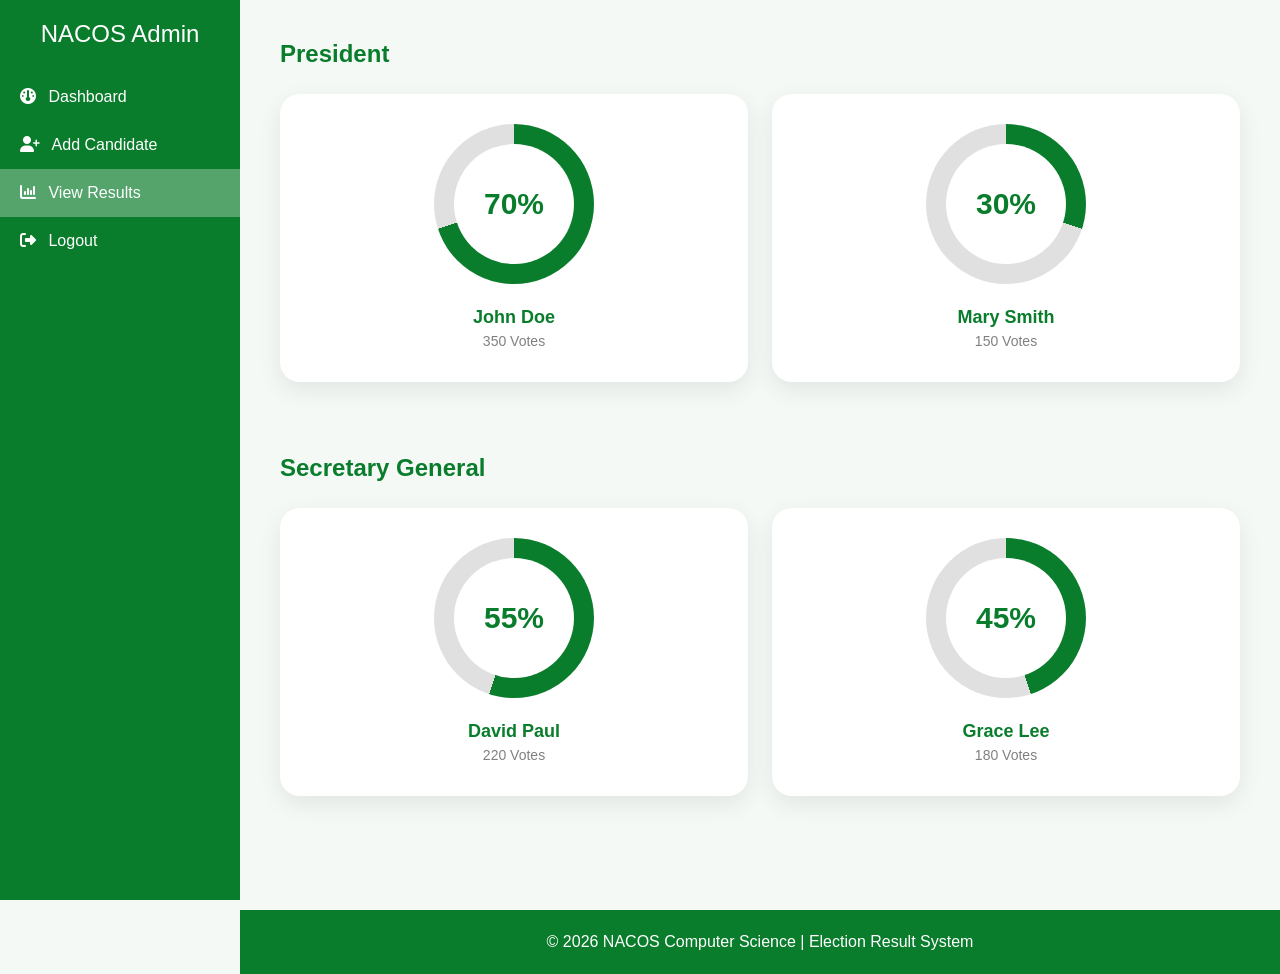
<file: admin/result.html>
<!DOCTYPE html>
<html lang="en">

<head>
    <meta charset="UTF-8">
    <meta name="viewport" content="width=device-width, initial-scale=1.0">
    <title>Live Voting Results</title>

    <link href="https://cdn.jsdelivr.net/npm/bootstrap@5.3.2/dist/css/bootstrap.min.css" rel="stylesheet">
    <link rel="stylesheet" href="https://cdnjs.cloudflare.com/ajax/libs/font-awesome/6.5.1/css/all.min.css">

    <style>
        :root {
            --primary: #0a7d2c;
            --secondary: #f4f9f6;
        }

        /* Background */
        body {
            background: var(--secondary);
            font-family: Arial, sans-serif;
        }

        /* Sidebar */
        .sidebar {
            height: 100vh;
            background-color: var(--primary);
            padding-top: 20px;
            position: fixed;
            width: 240px;
            left: 0;
            top: 0;
        }

        .sidebar a {
            color: white;
            padding: 12px 20px;
            display: block;
            text-decoration: none;
            transition: 0.3s;
        }

        .sidebar a:hover {
            background-color: rgba(255, 255, 255, 0.2);
        }

        .sidebar .active {
            background-color: rgba(255, 255, 255, 0.3);
        }

        /* MAIN CONTENT SHIFTED */
        .main-content {
            margin-left: 240px;
            padding: 40px;
        }

        /* Section title */
        .section-title {
            color: var(--primary);
            font-weight: bold;
            margin-bottom: 25px;
        }

        /* Card */
        .result-card {
            background: white;
            border-radius: 20px;
            padding: 30px;
            box-shadow: 0 8px 25px rgba(0, 0, 0, 0.08);
            transition: 0.3s;
        }

        .result-card:hover {
            transform: translateY(-6px);
        }

        /* Circle */
        .circle {
            width: 160px;
            height: 160px;
            border-radius: 50%;
            display: flex;
            align-items: center;
            justify-content: center;
            margin: auto;
            position: relative;
        }

        .circle::before {
            content: "";
            width: 120px;
            height: 120px;
            background: white;
            border-radius: 50%;
            position: absolute;
        }

        .circle span {
            position: relative;
            font-size: 30px;
            font-weight: bold;
            color: var(--primary);
        }

        .candidate-name {
            margin-top: 20px;
            font-size: 18px;
            font-weight: bold;
            color: var(--primary);
        }

        .vote-count {
            font-size: 14px;
            color: gray;
        }

        /* Footer */
        footer {
            margin-left: 240px;
            padding: 20px;
            text-align: center;
            background: var(--primary);
            color: white;
            margin-top: 50px;
        }

        /* Responsive */
        @media (max-width: 768px) {
            .sidebar {
                width: 200px;
            }

            .main-content,
            footer {
                margin-left: 200px;
            }
        }
    </style>
</head>

<body>

    <!-- SIDEBAR -->
    <div class="sidebar">
        <h4 class="text-white text-center mb-4">NACOS Admin</h4>

        <a href="dashborad.html">
            <i class="fa-solid fa-gauge me-2"></i> Dashboard
        </a>

        <a href="form.html">
            <i class="fa-solid fa-user-plus me-2"></i> Add Candidate
        </a>

        <a href="result.html" class="active">
            <i class="fa-solid fa-chart-column me-2"></i> View Results
        </a>

        <a href="../logout.html">
            <i class="fa-solid fa-right-from-bracket me-2"></i> Logout
        </a>
    </div>

    <!-- MAIN CONTENT -->
    <div class="main-content">

        <!-- PRESIDENT -->
        <h4 class="section-title">President</h4>

        <div class="row text-center">

            <div class="col-md-6 mb-4">
                <div class="result-card">
                    <div class="circle" style="background: conic-gradient(var(--primary) 0% 70%, #e0e0e0 70% 100%);">
                        <span>70%</span>
                    </div>
                    <div class="candidate-name">John Doe</div>
                    <div class="vote-count">350 Votes</div>
                </div>
            </div>

            <div class="col-md-6 mb-4">
                <div class="result-card">
                    <div class="circle" style="background: conic-gradient(var(--primary) 0% 30%, #e0e0e0 30% 100%);">
                        <span>30%</span>
                    </div>
                    <div class="candidate-name">Mary Smith</div>
                    <div class="vote-count">150 Votes</div>
                </div>
            </div>

        </div>

        <!-- SECRETARY -->
        <h4 class="section-title mt-5">Secretary General</h4>

        <div class="row text-center">

            <div class="col-md-6 mb-4">
                <div class="result-card">
                    <div class="circle" style="background: conic-gradient(var(--primary) 0% 55%, #e0e0e0 55% 100%);">
                        <span>55%</span>
                    </div>
                    <div class="candidate-name">David Paul</div>
                    <div class="vote-count">220 Votes</div>
                </div>
            </div>

            <div class="col-md-6 mb-4">
                <div class="result-card">
                    <div class="circle" style="background: conic-gradient(var(--primary) 0% 45%, #e0e0e0 45% 100%);">
                        <span>45%</span>
                    </div>
                    <div class="candidate-name">Grace Lee</div>
                    <div class="vote-count">180 Votes</div>
                </div>
            </div>

        </div>

    </div>

    <footer>
        &copy; 2026 NACOS Computer Science | Election Result System
    </footer>

</body>

</html>
</file>
<file: css/styles.css>
.navbar-custom {
            background-color: #0a7d2c; /* Deep Green */
        }

        .navbar-brand {
            font-weight: bold;
            font-size: 20px;
            letter-spacing: 1px;
        }

        .nav-link {
            color: #ffffff !important;
            font-weight: 500;
        }

        .nav-link:hover {
            color: #d4f5dc !important;
        }

        .logo-text {
            color: #ffffff;
            font-weight: bold;
        }
        /* ABOUT SECTION BACKGROUND */
.about-section {
    background: linear-gradient(to right, #f4f9f6, #e8f5ec);
}

/* Badge Styling */
.about-badge {
    background-color: #0a7d2c;
    font-size: 14px;
    letter-spacing: 1px;
}

/* Title */
.about-title {
    color: #0a7d2c;
    font-size: 2.2rem;
}

/* Paragraph */
.about-text {
    color: #555;
    font-size: 1.1rem;
}

/* Feature Items */
.feature-item {
    display: flex;
    align-items: flex-start;
    margin-bottom: 20px;
}

.feature-icon {
    font-size: 28px;
    color: #0a7d2c;
    margin-right: 15px;
}

/* IMAGE WRAPPER */
.image-wrapper {
    position: relative;
    display: inline-block;
}

/* Decorative Shape */
.image-bg-shape {
    position: absolute;
    width: 90%;
    height: 90%;
    background-color: #0a7d2c;
    border-radius: 25px;
    top: 25px;
    left: 25px;
    opacity: 0.1;
}

/* BIGGER IMAGE */
/* MAIN IMAGE - 90% WIDTH */
.about-image {
    width: 200%;        /* Changed to 90% */
    border-radius: 25px;
    box-shadow: 0 15px 35px rgba(0, 0, 0, 0.15);
    position: relative;
    z-index: 2;
}
/* Hover Effect */
.about-image:hover {
    transform: scale(1.05);
}
/* ===== GENERAL SECTION STYLING ===== */
.section-badge {
    background: #198754;
    color: white;
    padding: 6px 18px;
    border-radius: 20px;
    font-size: 14px;
    font-weight: 600;
}

.section-title {
    font-weight: 700;
    color: #0a7d2c;
    margin-top: 15px;
}

.section-subtitle {
    color: #6c757d;
}

/* ===== HOW IT WORKS ===== */
.how-it-works-section {
    background-color: #f4f9f6;
}

.process-card {
    background: #ffffff;
    padding: 35px 20px;
    border-radius: 20px;
    box-shadow: 0 10px 30px rgba(0,0,0,0.05);
    transition: all 0.3s ease;
    position: relative;
}

.process-card:hover {
    transform: translateY(-10px);
    box-shadow: 0 15px 35px rgba(0,0,0,0.1);
}

.process-icon {
    font-size: 35px;
    color: #198754;
    margin-bottom: 15px;
}

.step-number {
    position: absolute;
    top: 15px;
    right: 20px;
    font-weight: 700;
    font-size: 14px;
    color: rgba(25, 135, 84, 0.2);
}

/* ===== CONTACT SECTION ===== */
.contact-section {
    background: linear-gradient(to right, #e8f5ec, #f4f9f6);
}

.contact-card {
    background: white;
    padding: 40px;
    border-radius: 25px;
    box-shadow: 0 15px 40px rgba(0,0,0,0.08);
}

.custom-input {
    border-radius: 12px;
    padding: 12px;
    border: 1px solid #dee2e6;
    transition: 0.3s;
}

.custom-input:focus {
    border-color: #198754;
    box-shadow: 0 0 0 0.2rem rgba(25,135,84,0.25);
}
.footer-section {
    background-color: #0a7d2c;
    color: white;
}
</file>
